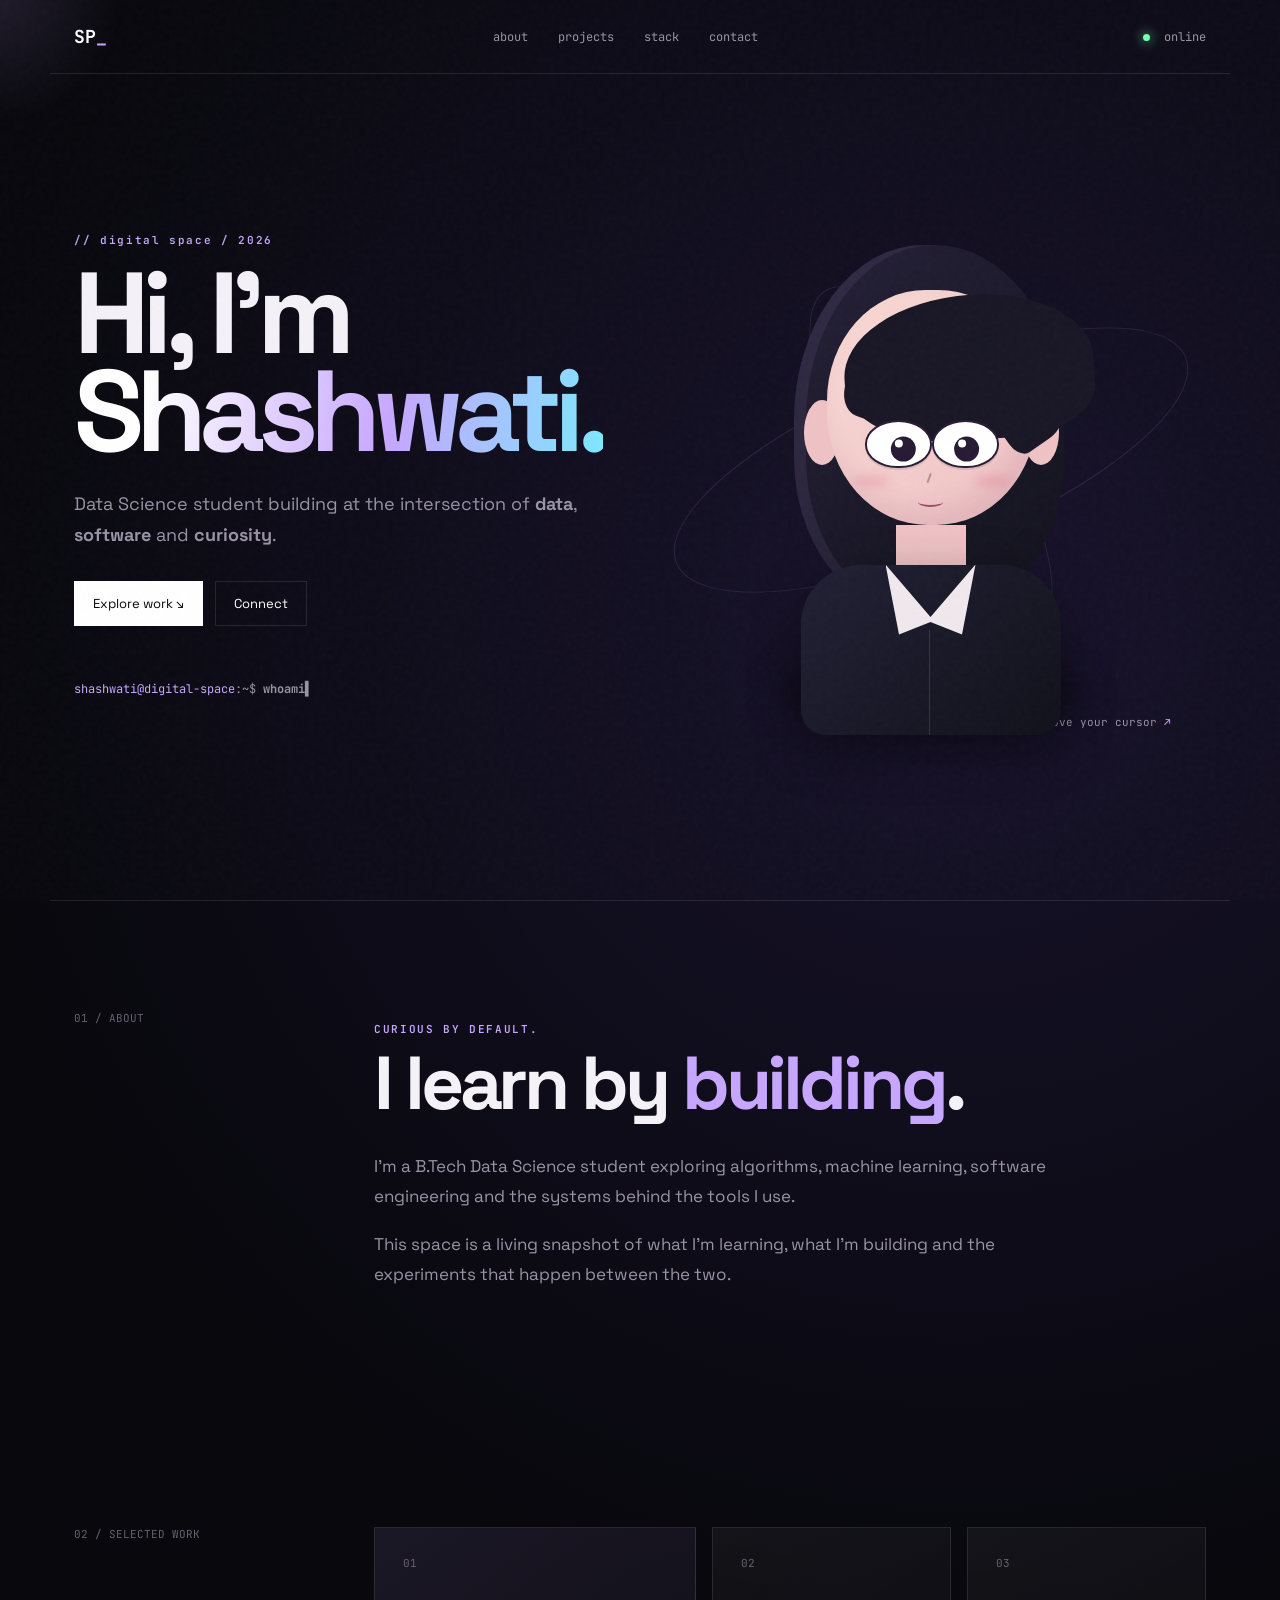
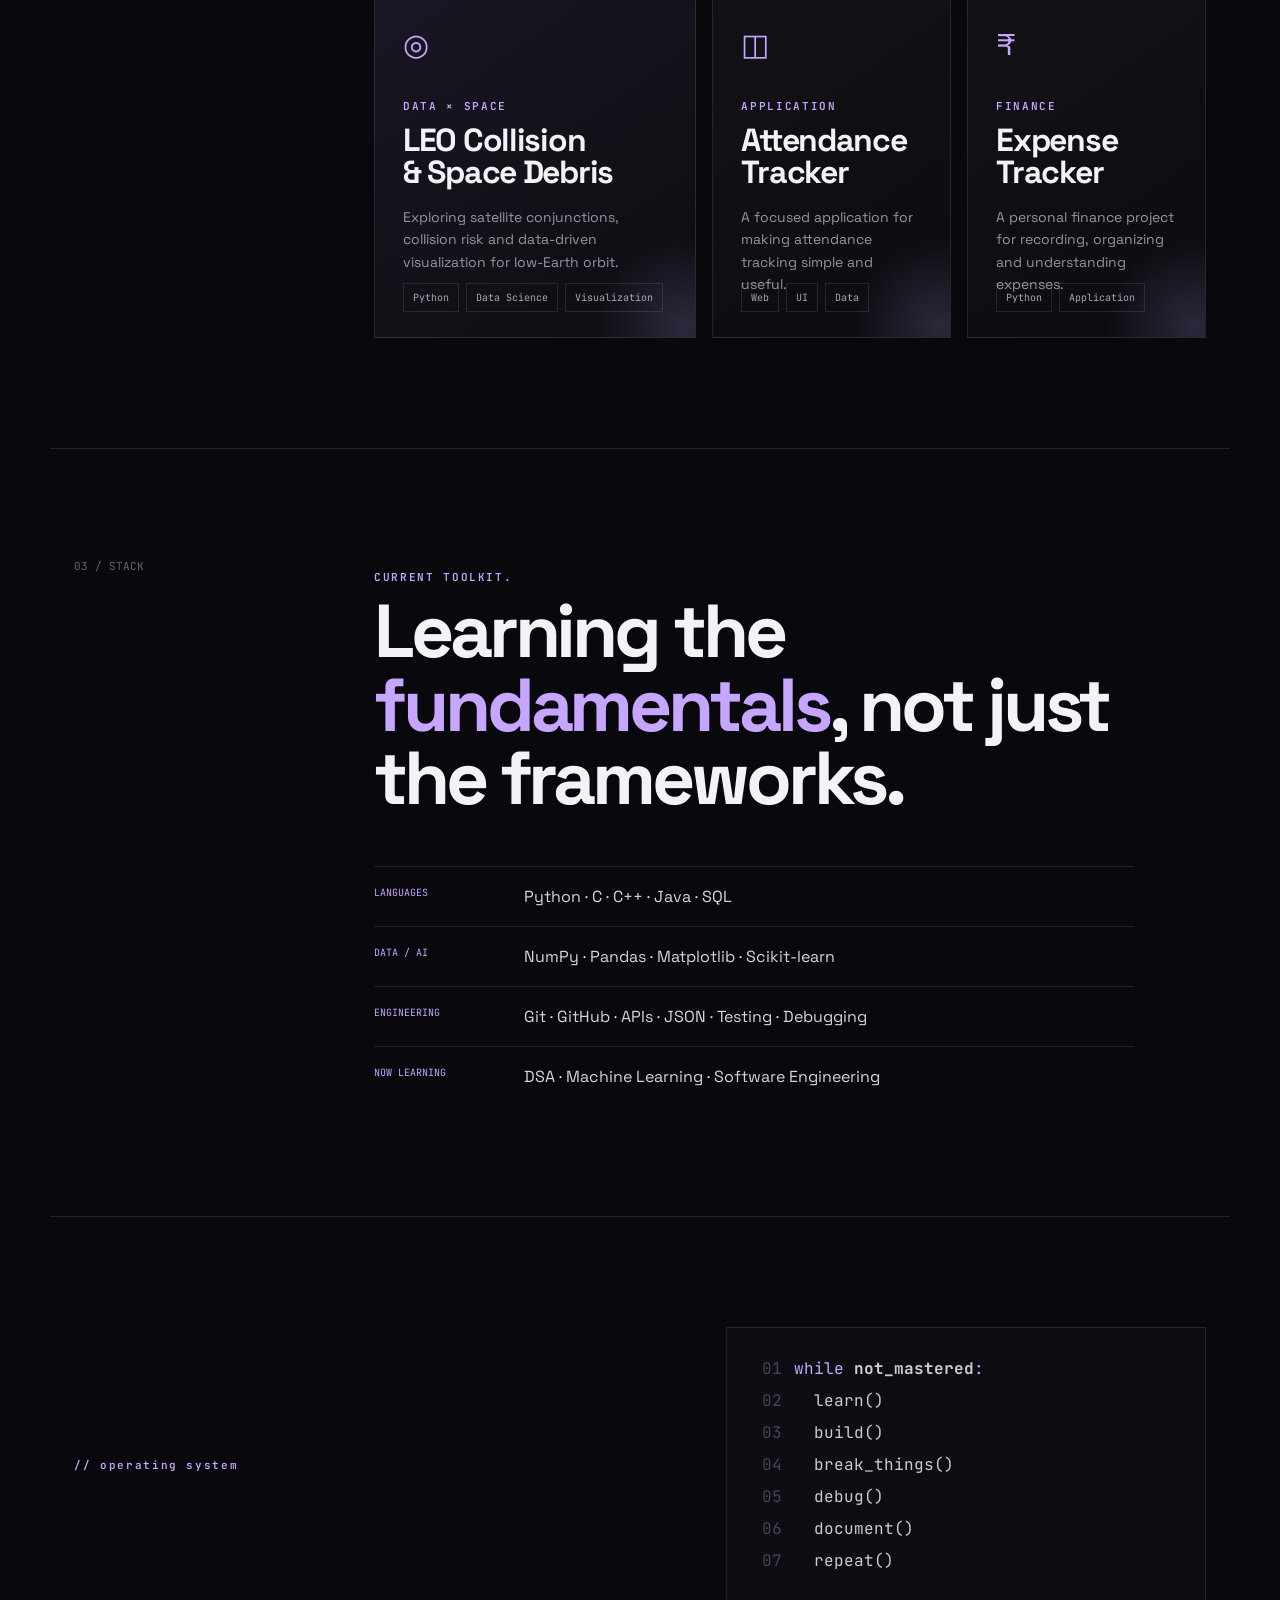
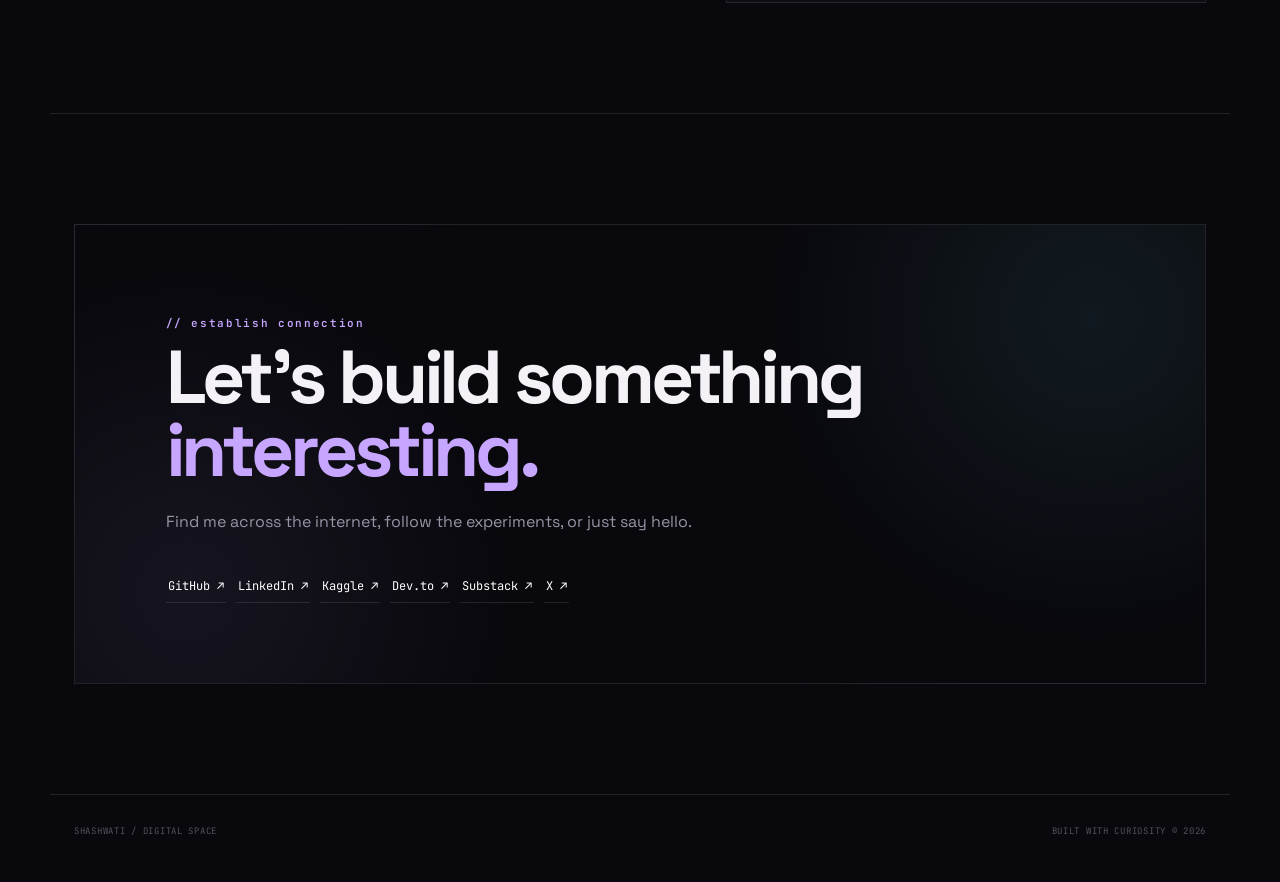
<file: index.html>
<!doctype html>
<html lang="en">
<head>
  <meta charset="UTF-8" />
  <meta name="viewport" content="width=device-width, initial-scale=1.0" />
  <meta name="theme-color" content="#09090f" />
  <meta name="description" content="Shashwati's interactive digital space — Data Science, ML, software and experiments." />
  <title>Shashwati // Digital Space</title>
  <link rel="preconnect" href="https://fonts.googleapis.com">
  <link rel="preconnect" href="https://fonts.gstatic.com" crossorigin>
  <link href="https://fonts.googleapis.com/css2?family=JetBrains+Mono:wght@400;500;600;700&family=Space+Grotesk:wght@400;500;600;700&display=swap" rel="stylesheet">
  <link rel="stylesheet" href="style.css" />
</head>
<body>
  <div class="noise"></div>
  <div class="cursor-glow" aria-hidden="true"></div>

  <header class="topbar">
    <a class="brand" href="#top">SP<span>_</span></a>
    <nav>
      <a href="#about">about</a>
      <a href="#projects">projects</a>
      <a href="#stack">stack</a>
      <a href="#contact">contact</a>
    </nav>
    <span class="status"><i></i> online</span>
  </header>

  <main id="top">
    <section class="hero section">
      <div class="hero-copy reveal">
        <p class="eyebrow">// digital space / 2026</p>
        <h1>Hi, I'm<br><span>Shashwati.</span></h1>
        <p class="hero-text">Data Science student building at the intersection of <b>data</b>, <b>software</b> and <b>curiosity</b>.</p>
        <div class="hero-actions">
          <a class="button primary" href="#projects">Explore work <span>↘</span></a>
          <a class="button" href="#contact">Connect</a>
        </div>
        <div class="terminal-line"><span>shashwati@digital-space</span>:~$ <b>whoami</b><span class="caret">▌</span></div>
      </div>

      <div class="character-stage reveal" aria-label="Interactive anime-inspired character. Move your cursor and watch the eyes follow it.">
        <div class="orbit orbit-one"></div>
        <div class="orbit orbit-two"></div>
        <div class="character-shadow"></div>
        <div class="character">
          <div class="hair-back"></div>
          <div class="head">
            <div class="hair-top"></div>
            <div class="ear left"></div><div class="ear right"></div>
            <div class="face">
              <div class="eye left-eye"><span class="eye-white"><i class="pupil"></i><i class="shine"></i></span></div>
              <div class="eye right-eye"><span class="eye-white"><i class="pupil"></i><i class="shine"></i></span></div>
              <span class="blush left-blush"></span><span class="blush right-blush"></span>
              <span class="nose"></span><span class="mouth"></span>
            </div>
            <div class="bang bang-one"></div><div class="bang bang-two"></div><div class="bang bang-three"></div>
          </div>
          <div class="neck"></div>
          <div class="body"><div class="collar"></div><div class="jacket-line"></div></div>
        </div>
        <p class="interaction-hint">move your cursor <span>↗</span></p>
      </div>
    </section>

    <section id="about" class="section split">
      <div class="section-label">01 / about</div>
      <div class="section-content">
        <p class="kicker">CURIOUS BY DEFAULT.</p>
        <h2>I learn by <em>building</em>.</h2>
        <p>I’m a B.Tech Data Science student exploring algorithms, machine learning, software engineering and the systems behind the tools I use.</p>
        <p>This space is a living snapshot of what I’m learning, what I’m building and the experiments that happen between the two.</p>
      </div>
    </section>

    <section id="projects" class="section projects">
      <div class="section-label">02 / selected work</div>
      <div class="project-grid">
        <article class="project-card featured reveal">
          <div class="project-number">01</div><div class="project-icon">◎</div>
          <p class="project-type">DATA × SPACE</p>
          <h3>LEO Collision<br>& Space Debris</h3>
          <p>Exploring satellite conjunctions, collision risk and data-driven visualization for low-Earth orbit.</p>
          <div class="tags"><span>Python</span><span>Data Science</span><span>Visualization</span></div>
        </article>
        <article class="project-card reveal">
          <div class="project-number">02</div><div class="project-icon">◫</div>
          <p class="project-type">APPLICATION</p>
          <h3>Attendance<br>Tracker</h3>
          <p>A focused application for making attendance tracking simple and useful.</p>
          <div class="tags"><span>Web</span><span>UI</span><span>Data</span></div>
        </article>
        <article class="project-card reveal">
          <div class="project-number">03</div><div class="project-icon">₹</div>
          <p class="project-type">FINANCE</p>
          <h3>Expense<br>Tracker</h3>
          <p>A personal finance project for recording, organizing and understanding expenses.</p>
          <div class="tags"><span>Python</span><span>Application</span></div>
        </article>
      </div>
    </section>

    <section id="stack" class="section stack-section split">
      <div class="section-label">03 / stack</div>
      <div class="section-content">
        <p class="kicker">CURRENT TOOLKIT.</p>
        <h2>Learning the <em>fundamentals</em>, not just the frameworks.</h2>
        <div class="stack-list">
          <div><span>LANGUAGES</span><p>Python · C · C++ · Java · SQL</p></div>
          <div><span>DATA / AI</span><p>NumPy · Pandas · Matplotlib · Scikit-learn</p></div>
          <div><span>ENGINEERING</span><p>Git · GitHub · APIs · JSON · Testing · Debugging</p></div>
          <div><span>NOW LEARNING</span><p>DSA · Machine Learning · Software Engineering</p></div>
        </div>
      </div>
    </section>

    <section class="section manifesto">
      <p class="eyebrow">// operating system</p>
      <div class="code-block">
        <span class="line-no">01</span><span>while</span> <b>not_mastered</b><span>:</span><br>
        <span class="line-no">02</span>&nbsp;&nbsp;learn()<br>
        <span class="line-no">03</span>&nbsp;&nbsp;build()<br>
        <span class="line-no">04</span>&nbsp;&nbsp;break_things()<br>
        <span class="line-no">05</span>&nbsp;&nbsp;debug()<br>
        <span class="line-no">06</span>&nbsp;&nbsp;document()<br>
        <span class="line-no">07</span>&nbsp;&nbsp;repeat()
      </div>
    </section>

    <section id="contact" class="section contact">
      <div class="contact-box">
        <p class="eyebrow">// establish connection</p>
        <h2>Let's build something<br><em>interesting.</em></h2>
        <p>Find me across the internet, follow the experiments, or just say hello.</p>
        <div class="links">
          <a href="https://github.com/" target="_blank" rel="noreferrer">GitHub ↗</a>
          <a href="https://www.linkedin.com/" target="_blank" rel="noreferrer">LinkedIn ↗</a>
          <a href="https://www.kaggle.com/" target="_blank" rel="noreferrer">Kaggle ↗</a>
          <a href="https://dev.to/" target="_blank" rel="noreferrer">Dev.to ↗</a>
          <a href="https://substack.com/" target="_blank" rel="noreferrer">Substack ↗</a>
          <a href="https://x.com/" target="_blank" rel="noreferrer">X ↗</a>
        </div>
      </div>
    </section>
  </main>

  <footer><span>SHASHWATI / DIGITAL SPACE</span><span>BUILT WITH CURIOSITY © 2026</span></footer>
  <script src="script.js"></script>
</body>
</html>
</file>
<file: style.css>
:root{--bg:#08080d;--panel:#101019;--text:#f4f1f7;--muted:#9893a5;--line:rgba(255,255,255,.1);--accent:#c7a6ff;--accent2:#7ce9ff;--max:1180px}*{box-sizing:border-box}html{scroll-behavior:smooth}body{margin:0;background:radial-gradient(circle at 75% 15%,rgba(133,91,255,.13),transparent 28%),var(--bg);color:var(--text);font-family:'Space Grotesk',sans-serif;overflow-x:hidden}.noise{position:fixed;inset:0;pointer-events:none;opacity:.035;z-index:10;background-image:url("data:image/svg+xml,%3Csvg viewBox='0 0 180 180' xmlns='http://www.w3.org/2000/svg'%3E%3Cfilter id='n'%3E%3CfeTurbulence type='fractalNoise' baseFrequency='.9' numOctaves='3' stitchTiles='stitch'/%3E%3C/filter%3E%3Crect width='100%25' height='100%25' filter='url(%23n)' opacity='.7'/%3E%3C/svg%3E")}.cursor-glow{position:fixed;width:260px;height:260px;border-radius:50%;pointer-events:none;background:radial-gradient(circle,rgba(199,166,255,.12),transparent 68%);transform:translate(-50%,-50%);z-index:1}.topbar{height:74px;display:flex;align-items:center;justify-content:space-between;max-width:var(--max);margin:auto;padding:0 24px;border-bottom:1px solid var(--line);font-family:'JetBrains Mono',monospace}.brand{font-weight:700;color:#fff;text-decoration:none;font-size:18px}.brand span{color:var(--accent)}nav{display:flex;gap:30px}nav a,.status{font-size:12px;color:var(--muted);text-decoration:none}nav a:hover{color:#fff}.status i{display:inline-block;width:7px;height:7px;border-radius:50%;background:#79ffb0;box-shadow:0 0 12px #79ffb0;margin-right:7px}.section{max-width:var(--max);margin:auto;padding:110px 24px}.hero{min-height:calc(100vh - 74px);display:grid;grid-template-columns:1fr 1fr;align-items:center;gap:30px;padding-top:55px}.eyebrow,.kicker,.project-type{font:600 11px 'JetBrains Mono',monospace;letter-spacing:.15em;color:var(--accent)}h1{font-size:clamp(62px,9vw,124px);line-height:.85;letter-spacing:-.07em;margin:18px 0 28px}h1 span{background:linear-gradient(100deg,#fff 15%,var(--accent) 60%,var(--accent2));-webkit-background-clip:text;color:transparent}.hero-text{font-size:18px;line-height:1.7;color:var(--muted);max-width:550px}.hero-actions{display:flex;gap:12px;margin:30px 0}.button{border:1px solid var(--line);padding:13px 18px;color:#fff;text-decoration:none;font-size:13px;transition:.25s}.button:hover{border-color:var(--accent);transform:translateY(-2px)}.button.primary{background:#fff;color:#08080d;border-color:#fff}.terminal-line{font:12px 'JetBrains Mono',monospace;color:var(--muted);margin-top:55px}.terminal-line span:first-child{color:var(--accent)}.caret{animation:blink 1s infinite}.character-stage{height:620px;position:relative;display:grid;place-items:center}.character{position:relative;width:330px;height:500px;animation:float 5s ease-in-out infinite;z-index:2}.character-shadow{position:absolute;width:300px;height:60px;border-radius:50%;bottom:48px;background:rgba(0,0,0,.5);filter:blur(18px);animation:shadow 5s ease-in-out infinite}.head{position:absolute;width:255px;height:285px;left:38px;top:45px}.hair-back{position:absolute;width:270px;height:365px;left:28px;top:35px;border-radius:48% 48% 42% 42%;background:linear-gradient(135deg,#252038,#12121b);box-shadow:inset 12px 0 0 rgba(199,166,255,.08)}.face{position:absolute;width:210px;height:235px;left:23px;top:35px;border-radius:47% 47% 48% 48%;background:linear-gradient(135deg,#f8d9d4,#efc3c5);overflow:hidden;box-shadow:inset -10px -15px 25px rgba(135,61,95,.12)}.hair-top{position:absolute;width:250px;height:145px;left:40px;top:40px;border-radius:55% 50% 35% 45%;background:#191725;z-index:3;transform:rotate(-4deg)}.bang{position:absolute;background:#191725;z-index:4}.bang-one{width:95px;height:125px;left:52px;top:50px;border-radius:70% 30% 80% 25%;transform:rotate(22deg)}.bang-two{width:85px;height:150px;left:125px;top:48px;border-radius:60% 40% 80% 25%;transform:rotate(-12deg)}.bang-three{width:80px;height:120px;left:174px;top:72px;border-radius:50% 60% 70% 20%;transform:rotate(-35deg)}.ear{position:absolute;width:36px;height:65px;top:145px;background:#efc3c5;border-radius:50%;z-index:0}.ear.left{left:0}.ear.right{right:0}.eye{position:absolute;width:67px;height:48px;top:130px;z-index:5}.left-eye{left:38px}.right-eye{right:38px}.eye-white{position:absolute;inset:0;background:#fff;border:2px solid #291c35;border-radius:50% 50% 48% 48%;overflow:hidden;box-shadow:0 2px 0 rgba(0,0,0,.1)}.pupil{position:absolute;width:25px;height:25px;left:21px;top:11px;border-radius:50%;background:#271a35;transition:transform .08s linear}.pupil:after{content:'';position:absolute;width:8px;height:8px;left:4px;top:3px;background:#fff;border-radius:50%}.shine{position:absolute;width:8px;height:8px;border-radius:50%;background:#fff;left:17px;top:8px;z-index:2}.blush{position:absolute;top:185px;width:38px;height:12px;background:rgba(226,104,133,.23);border-radius:50%;filter:blur(4px)}.left-blush{left:25px}.right-blush{right:25px}.nose{position:absolute;left:101px;top:184px;width:7px;height:10px;border-left:2px solid rgba(130,65,80,.45);transform:rotate(20deg)}.mouth{position:absolute;left:91px;top:207px;width:25px;height:10px;border-bottom:2px solid #9a4c67;border-radius:50%}.neck{position:absolute;width:70px;height:75px;left:130px;top:315px;background:#efc3c5}.body{position:absolute;width:260px;height:170px;left:35px;top:355px;background:linear-gradient(135deg,#222035,#11111a);border-radius:60px 60px 25px 25px;box-shadow:0 15px 50px rgba(0,0,0,.35)}.collar{position:absolute;left:85px;top:0;width:90px;height:70px;background:#f0e8ed;clip-path:polygon(0 0,50% 75%,100% 0,85% 100%,50% 82%,15% 100%)}.jacket-line{position:absolute;left:128px;top:65px;height:105px;border-left:1px solid rgba(255,255,255,.12)}.orbit{position:absolute;border:1px solid rgba(199,166,255,.13);border-radius:50%;transform:rotate(-22deg)}.orbit-one{width:550px;height:180px;animation:spin 14s linear infinite}.orbit-two{width:400px;height:140px;transform:rotate(58deg);animation:spin 18s linear infinite reverse}.interaction-hint{position:absolute;bottom:30px;right:35px;font:11px 'JetBrains Mono';color:var(--muted)}.interaction-hint span{color:var(--accent)}.split{display:grid;grid-template-columns:240px 1fr;gap:60px;border-top:1px solid var(--line)}.section-label{font:11px 'JetBrains Mono';color:#66616f;text-transform:uppercase}.section-content{max-width:760px}h2{font-size:clamp(40px,6vw,75px);line-height:.98;letter-spacing:-.055em;margin:10px 0 30px}h2 em{font-style:normal;color:var(--accent)}.section-content>p:not(.kicker){font-size:17px;line-height:1.8;color:var(--muted);max-width:700px}.project-grid{display:grid;grid-template-columns:1.35fr 1fr 1fr;gap:16px;flex:1}.projects{display:grid;grid-template-columns:240px 1fr;gap:60px}.project-card{position:relative;min-height:380px;padding:28px;background:linear-gradient(145deg,rgba(255,255,255,.045),rgba(255,255,255,.012));border:1px solid var(--line);transition:.3s;overflow:hidden}.project-card:after{content:'';position:absolute;width:180px;height:180px;border-radius:50%;right:-80px;bottom:-80px;background:radial-gradient(circle,rgba(199,166,255,.18),transparent 70%)}.project-card:hover{transform:translateY(-8px);border-color:rgba(199,166,255,.4)}.project-card.featured{background:linear-gradient(145deg,rgba(199,166,255,.1),rgba(255,255,255,.015))}.project-number{font:11px 'JetBrains Mono';color:#66616f}.project-icon{font-size:30px;margin:55px 0 35px;color:var(--accent)}.project-card h3{font-size:32px;line-height:1;letter-spacing:-.04em;margin:8px 0 18px}.project-card p:not(.project-type){color:var(--muted);line-height:1.6;font-size:14px}.tags{position:absolute;bottom:25px;left:28px;display:flex;gap:7px;flex-wrap:wrap}.tags span{font:10px 'JetBrains Mono';padding:7px 9px;border:1px solid var(--line);color:#aaa4b4}.stack-list{margin-top:50px}.stack-list>div{display:grid;grid-template-columns:150px 1fr;padding:19px 0;border-top:1px solid var(--line)}.stack-list span{font:10px 'JetBrains Mono';color:var(--accent)}.stack-list p{margin:0;color:#d8d4dc}.manifesto{display:flex;align-items:center;justify-content:space-between;border-top:1px solid var(--line);gap:60px}.code-block{font:16px/2 'JetBrains Mono';background:#0d0d14;border:1px solid var(--line);padding:25px 35px;min-width:480px;color:#cfcbd5}.code-block .line-no{display:inline-block;width:32px;color:#484451}.code-block span:not(.line-no){color:var(--accent)}.contact{border-top:1px solid var(--line)}.contact-box{padding:80px 8%;background:radial-gradient(circle at 90% 20%,rgba(124,233,255,.08),transparent 30%),radial-gradient(circle at 10% 80%,rgba(199,166,255,.08),transparent 30%);border:1px solid var(--line)}.contact h2{margin-bottom:20px}.contact-box>p:not(.eyebrow){color:var(--muted);line-height:1.7}.links{display:flex;gap:10px;flex-wrap:wrap;margin-top:35px}.links a{font:12px 'JetBrains Mono';color:#fff;text-decoration:none;border-bottom:1px solid var(--line);padding:8px 2px}.links a:hover{color:var(--accent);border-color:var(--accent)}footer{max-width:var(--max);margin:auto;padding:30px 24px 45px;border-top:1px solid var(--line);display:flex;justify-content:space-between;color:#55515d;font:9px 'JetBrains Mono';letter-spacing:.08em}.reveal{opacity:0;transform:translateY(25px);transition:opacity .8s ease,transform .8s ease}.reveal.visible{opacity:1;transform:none}@keyframes float{0%,100%{transform:translateY(0) rotate(-1deg)}50%{transform:translateY(-12px) rotate(1deg)}}@keyframes shadow{0%,100%{transform:scale(1);opacity:.5}50%{transform:scale(.88);opacity:.3}}@keyframes spin{to{transform:rotate(338deg)}}@keyframes blink{0%,96%,100%{opacity:1}98%{opacity:0}}@media(max-width:900px){nav{display:none}.hero{grid-template-columns:1fr;padding-top:80px}.character-stage{height:540px}.projects,.split{grid-template-columns:1fr}.project-grid{grid-template-columns:1fr}.section-label{margin-bottom:-30px}.manifesto{display:block}.code-block{min-width:0;margin-top:35px}.stack-list>div{grid-template-columns:1fr;gap:8px}}@media(max-width:520px){.section{padding:80px 20px}.hero{padding-top:55px}h1{font-size:68px}.character{transform:scale(.82)}.character-stage{height:480px}.orbit-one{width:350px}.orbit-two{width:280px}.contact-box{padding:50px 25px}footer{display:block;line-height:2.5}.project-card{min-height:360px}}
</file>
